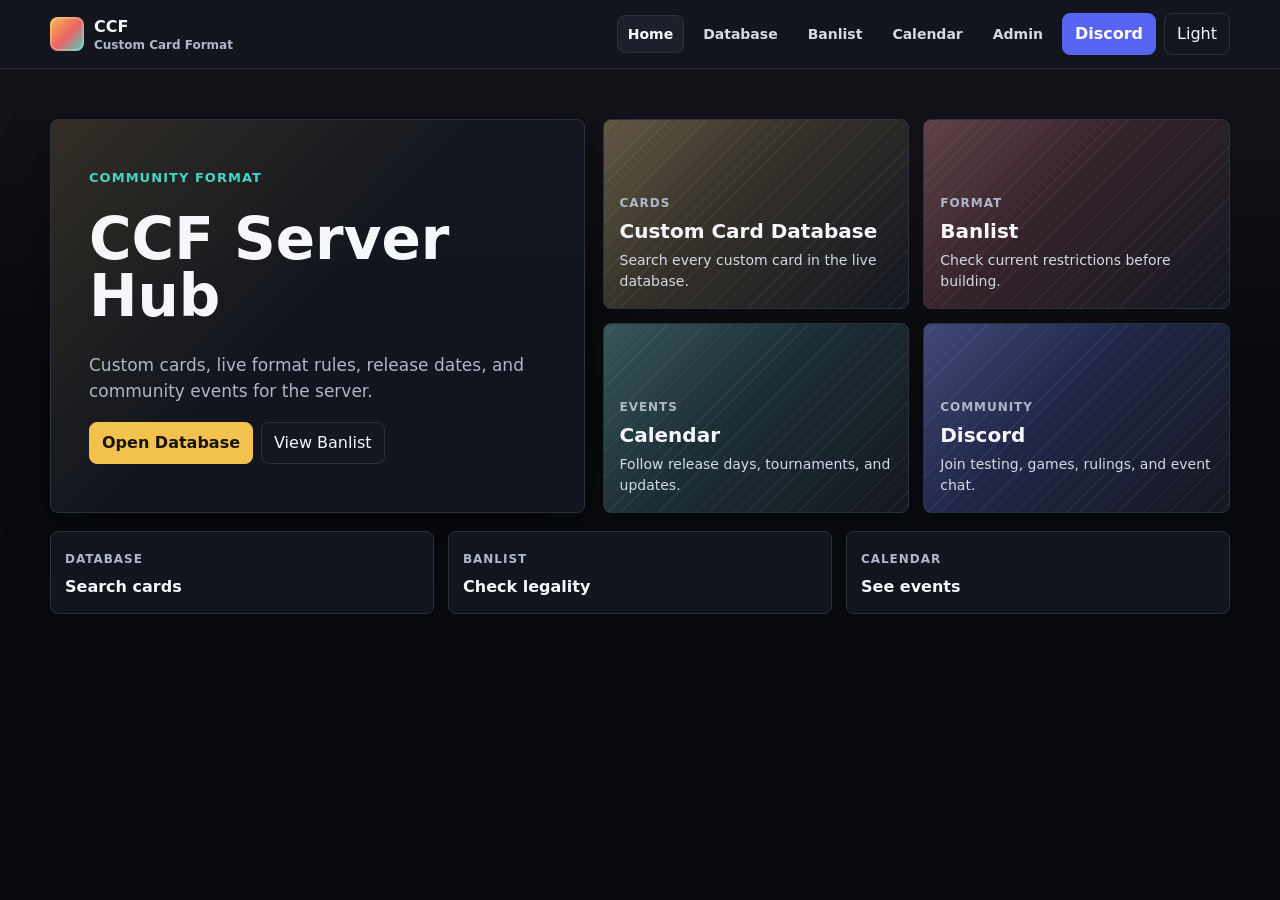
<file: index.html>
<!DOCTYPE html>
<html lang="en">
<head>
  <meta charset="UTF-8" />
  <meta name="viewport" content="width=device-width, initial-scale=1.0" />
  <title>CCF Server Hub</title>
  <link rel="icon" type="image/x-icon" href="images/favicon.ico" />
  <link rel="stylesheet" href="styles.css?v=13" />
  <script src="site.js" defer></script>
</head>
<body data-page="home">
  <header class="site-header">
    <div class="site-header-inner">
      <a class="brand" href="index.html" aria-label="CCF home">
        <span class="brand-mark" aria-hidden="true"></span>
        <span>CCF<small>Custom Card Format</small></span>
      </a>

      <nav class="site-nav" aria-label="Main navigation">
        <a class="nav-link" data-nav="home" href="index.html">Home</a>
        <a class="nav-link" data-nav="database" href="database.html">Database</a>
        <a class="nav-link" data-nav="banlist" href="banlist.html">Banlist</a>
        <a class="nav-link" data-nav="calendar" href="calendar.html">Calendar</a>
        <a class="nav-link" data-nav="editor" href="banlist-editor.html">Admin</a>
        <a class="button discord" href="https://discord.gg/arWVaBH9U5" target="_blank" rel="noreferrer">Discord</a>
        <button type="button" data-theme-toggle onclick="toggleTheme()">Light</button>
      </nav>
    </div>
  </header>

  <main class="site-shell">
    <section class="home-hero" aria-labelledby="pageTitle">
      <div class="home-hero-copy">
        <p class="page-kicker">Community Format</p>
        <h1 id="pageTitle">CCF Server Hub</h1>
        <p class="lead">Custom cards, live format rules, release dates, and community events for the server.</p>
        <div class="action-row">
          <a class="button primary" href="database.html">Open Database</a>
          <a class="button" href="banlist.html">View Banlist</a>
        </div>
      </div>

      <div class="home-feature-grid" aria-label="Featured site sections">
        <a class="feature-card database-feature" href="database.html">
          <span class="label">Cards</span>
          <strong>Custom Card Database</strong>
          <p>Search every custom card in the live database.</p>
        </a>
        <a class="feature-card banlist-feature" href="banlist.html">
          <span class="label">Format</span>
          <strong>Banlist</strong>
          <p>Check current restrictions before building.</p>
        </a>
        <a class="feature-card calendar-feature" href="calendar.html">
          <span class="label">Events</span>
          <strong>Calendar</strong>
          <p>Follow release days, tournaments, and updates.</p>
        </a>
        <a class="feature-card discord-feature" href="https://discord.gg/arWVaBH9U5" target="_blank" rel="noreferrer">
          <span class="label">Community</span>
          <strong>Discord</strong>
          <p>Join testing, games, rulings, and event chat.</p>
        </a>
      </div>
    </section>

    <section class="home-strip" aria-label="Quick links">
      <a href="database.html">
        <span>Database</span>
        <strong>Search cards</strong>
      </a>
      <a href="banlist.html">
        <span>Banlist</span>
        <strong>Check legality</strong>
      </a>
      <a href="calendar.html">
        <span>Calendar</span>
        <strong>See events</strong>
      </a>
    </section>
  </main>
</body>
</html>
</file>
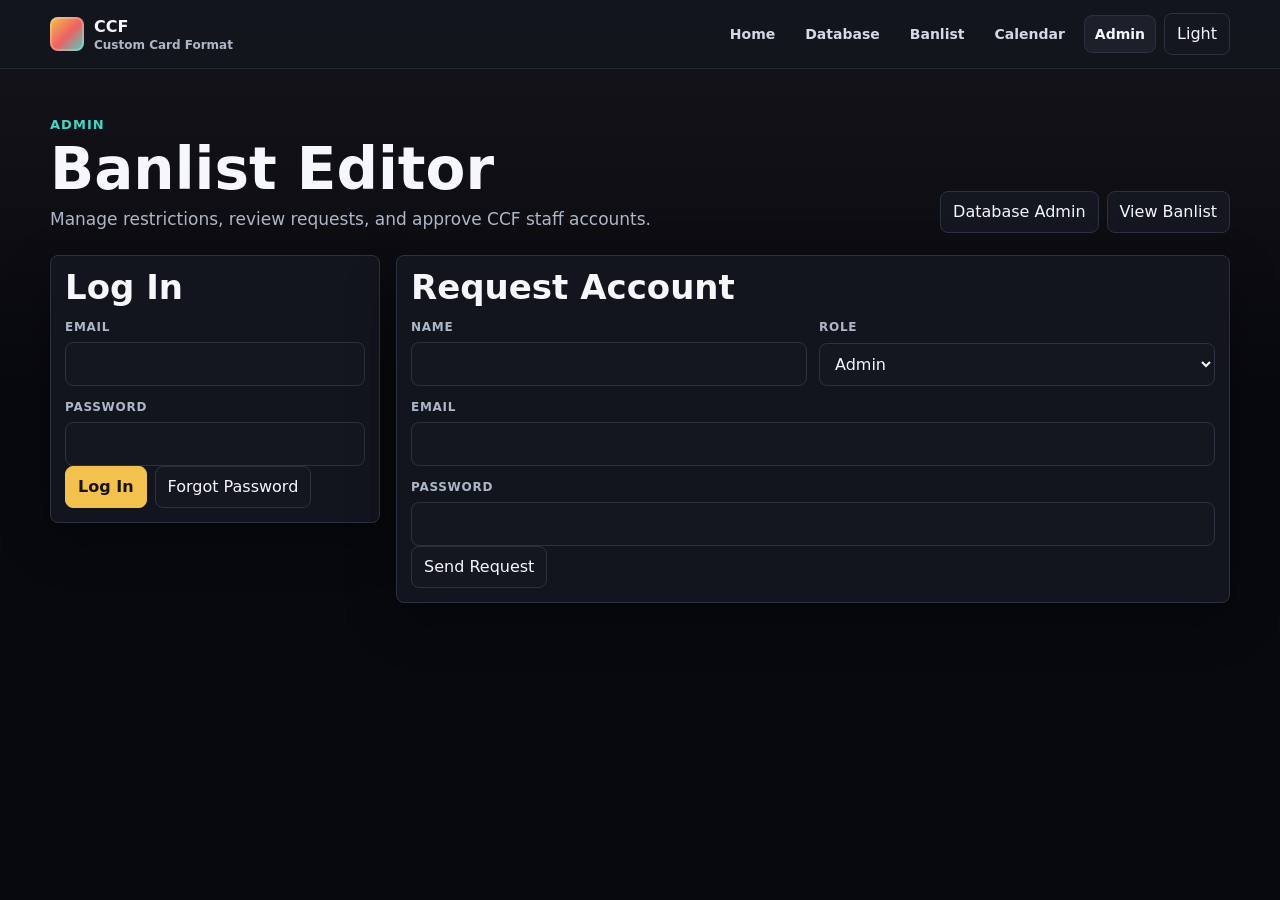
<file: banlist-editor.html>
<!DOCTYPE html>
<html lang="en">
<head>
  <meta charset="UTF-8" />
  <meta name="viewport" content="width=device-width, initial-scale=1.0" />
  <title>CCF Banlist Editor</title>
  <link rel="icon" type="image/x-icon" href="images/favicon.ico" />
  <link rel="stylesheet" href="styles.css?v=13" />
  <script src="site.js" defer></script>
  <script>document.write('<script src="api-config.js?v=' + Date.now() + '"><\/script>');</script>
  <script src="api-client.js?v=4" defer></script>
  <script src="banlist-editor.js?v=12" defer></script>
</head>
<body data-page="editor">
  <header class="site-header">
    <div class="site-header-inner">
      <a class="brand" href="index.html" aria-label="CCF home">
        <span class="brand-mark" aria-hidden="true"></span>
        <span>CCF<small>Custom Card Format</small></span>
      </a>

      <nav class="site-nav" aria-label="Main navigation">
        <a class="nav-link" data-nav="home" href="index.html">Home</a>
        <a class="nav-link" data-nav="database" href="database.html">Database</a>
        <a class="nav-link" data-nav="banlist" href="banlist.html">Banlist</a>
        <a class="nav-link" data-nav="calendar" href="calendar.html">Calendar</a>
        <a class="nav-link" data-nav="editor" href="banlist-editor.html">Admin</a>
        <button type="button" data-theme-toggle onclick="toggleTheme()">Light</button>
      </nav>
    </div>
  </header>

  <main class="site-shell">
    <section class="page-intro" aria-labelledby="pageTitle">
      <div>
        <p class="page-kicker">Admin</p>
        <h1 id="pageTitle">Banlist Editor</h1>
        <p class="lead">Manage restrictions, review requests, and approve CCF staff accounts.</p>
      </div>
      <div class="action-row">
        <a class="button" href="database-editor.html">Database Admin</a>
        <a class="button" href="banlist.html">View Banlist</a>
      </div>
    </section>

    <section id="authPanel" class="editor-layout">
      <div class="tool-surface editor-panel">
        <h2>Log In</h2>
        <div class="form-grid">
          <label class="field span-2">
            <span>Email</span>
            <input id="loginEmail" type="email" autocomplete="email" />
          </label>
          <label class="field span-2">
            <span>Password</span>
            <input id="loginPassword" type="password" autocomplete="current-password" />
          </label>
        </div>
        <div class="action-row">
          <button id="loginButton" class="primary" type="button">Log In</button>
          <button id="forgotPasswordButton" type="button">Forgot Password</button>
        </div>
      </div>

      <div class="tool-surface editor-panel">
        <h2>Request Account</h2>
        <div class="form-grid">
          <label class="field">
            <span>Name</span>
            <input id="signupName" type="text" autocomplete="name" />
          </label>
          <label class="field">
            <span>Role</span>
            <select id="signupRole">
              <option value="admin">Admin</option>
              <option value="owner">Owner</option>
            </select>
          </label>
          <label class="field span-2">
            <span>Email</span>
            <input id="signupEmail" type="email" autocomplete="email" />
          </label>
          <label class="field span-2">
            <span>Password</span>
            <input id="signupPassword" type="password" autocomplete="new-password" />
          </label>
        </div>
        <div class="action-row">
          <button id="signupButton" type="button">Send Request</button>
        </div>
      </div>
    </section>

    <div id="authMessage" class="notice hidden"></div>

    <section id="adminWorkspace" class="hidden">
      <div class="tool-surface editor-panel admin-session">
        <div>
          <div class="profile-chip">
            <span id="sessionAvatar" class="profile-avatar" aria-hidden="true"></span>
            <strong id="sessionMeta">Logged in</strong>
          </div>
          <span id="sessionRole" class="pill aqua">Admin</span>
        </div>
        <div class="action-row">
          <label class="field compact-field">
            <span>Current Password</span>
            <input id="currentPassword" type="password" autocomplete="current-password" />
          </label>
          <label class="field compact-field">
            <span>New Password</span>
            <input id="newPassword" type="password" autocomplete="new-password" />
          </label>
          <button id="changePasswordButton" type="button">Change Password</button>
          <button id="logoutButton" type="button">Log Out</button>
        </div>
      </div>

      <section class="tool-surface editor-panel profile-panel">
        <div class="result-meta">
          <span>Profile</span>
          <button id="saveProfileButton" type="button">Save Profile</button>
        </div>
        <div class="form-grid">
          <label class="field">
            <span>Display Name</span>
            <input id="profileDisplayName" type="text" autocomplete="name" />
          </label>
          <label class="field">
            <span>Profile Color</span>
            <input id="profileColor" type="color" value="#45d5c6" />
          </label>
          <label class="field span-2">
            <span>Avatar URL</span>
            <input id="profileAvatarUrl" type="url" />
          </label>
          <label class="field span-2">
            <span>Bio</span>
            <textarea id="profileBio"></textarea>
          </label>
        </div>
      </section>

      <div class="admin-tabs" role="tablist" aria-label="Admin views">
        <button class="status-tab active" type="button" data-admin-tab="banlist">Banlist</button>
        <button class="status-tab" type="button" data-admin-tab="chat">Chat</button>
        <button class="status-tab" type="button" data-admin-tab="requests">Requests</button>
        <button class="status-tab owner-only" type="button" data-admin-tab="accounts">Accounts</button>
      </div>

      <section id="banlistView" class="admin-view">
        <div class="banlist-editor-shell">
          <section class="tool-surface editor-panel banlist-editor-board">
            <div class="result-meta">
              <span id="banPreviewTitle">Forbidden</span>
              <strong id="banEditorCount">0 cards</strong>
            </div>
            <div class="toolbar banlist-editor-toolbar">
              <label class="field">
                <span>Search</span>
                <input id="banSearch" type="search" placeholder="Card name..." autocomplete="off" />
              </label>
              <label class="field">
                <span>Section</span>
                <select id="banStatusFilter">
                  <option value="forbidden">Forbidden</option>
                  <option value="limited">Limited</option>
                  <option value="semi_limited">Semi-Limited</option>
                </select>
              </label>
            </div>
            <div class="ban-order-toolbar owner-only">
              <button id="moveBanCardUp" type="button">Up</button>
              <button id="moveBanCardDown" type="button">Down</button>
              <button id="sortSelectedBanCards" type="button">A-Z Selected</button>
              <button id="clearBanSelection" type="button">Clear</button>
              <button id="saveBanOrder" class="primary" type="button">Save Order</button>
            </div>
            <div class="result-meta ban-selection-meta">
              <span id="banSelectionCount">0 selected</span>
              <strong id="banOrderState">Saved order</strong>
            </div>
            <div id="banCardList" class="ban-card-grid ban-editor-card-grid"></div>
          </section>

          <aside class="tool-surface editor-panel sticky ban-editor-inspector">
            <div class="result-meta">
              <span id="banEditorStatus">No card selected</span>
              <strong id="banPreviewCount">0 cards</strong>
            </div>
            <div class="official-search-panel">
              <label class="field">
                <span>Official Card Search</span>
                <input id="officialCardSearch" type="search" placeholder="Search YGOPRODeck..." autocomplete="off" />
              </label>
              <div id="officialCardResults" class="official-card-results"></div>
            </div>
            <div class="ban-edit-grid">
              <div class="form-grid">
                <label class="field">
                  <span>Source</span>
                  <select id="cardSource">
                    <option value="custom">Custom</option>
                    <option value="official">Official</option>
                  </select>
                </label>
                <label class="field">
                  <span>Official ID</span>
                  <input id="officialId" type="text" />
                </label>
                <label class="field">
                  <span>Name</span>
                  <input id="cardName" type="text" />
                </label>
                <label class="field">
                  <span>Section</span>
                  <select id="cardStatus">
                    <option value="forbidden">Forbidden</option>
                    <option value="limited">Limited</option>
                    <option value="semi_limited">Semi-Limited</option>
                  </select>
                </label>
                <label class="field">
                  <span>Type</span>
                  <input id="cardType" type="text" />
                </label>
                <label class="field">
                  <span>Image URL</span>
                  <input id="cardImage" type="url" />
                </label>
                <label class="field span-2">
                  <span>Request Note</span>
                  <textarea id="requestNote"></textarea>
                </label>
              </div>
              <aside class="ban-form-preview">
                <div id="banFormArt" class="card-art missing"></div>
                <span id="banFormBadge" class="ban-badge forbidden">Forbidden</span>
                <strong id="banFormName">No card selected</strong>
                <small id="banFormType">Card</small>
              </aside>
            </div>
            <div class="action-row">
              <button id="newBanCard" type="button">New</button>
              <button id="saveBanCard" class="primary owner-only" type="button">Save Directly</button>
              <button id="deleteBanCard" class="owner-only" type="button">Delete</button>
              <button id="submitBanRequest" type="button">Submit Request</button>
            </div>
            <section class="schedule-panel owner-only">
              <div class="result-meta">
                <span>Scheduled Publishing</span>
                <button id="refreshBanSchedules" type="button">Refresh</button>
              </div>
              <div class="schedule-row">
                <label class="field">
                  <span>Publish Time</span>
                  <input id="banScheduleAt" type="datetime-local" />
                </label>
                <button id="scheduleBanPublish" class="primary" type="button">Schedule</button>
              </div>
              <div id="banScheduleList" class="admin-list compact-list"></div>
            </section>
            <div id="editorMessage" class="notice hidden"></div>
          </aside>
        </div>
      </section>

      <section id="requestsView" class="admin-view hidden">
        <div class="tool-surface editor-panel">
          <div class="result-meta">
            <span>Banlist requests</span>
            <button id="refreshRequests" type="button">Refresh</button>
          </div>
          <div id="requestList" class="admin-list"></div>
        </div>
      </section>

      <section id="chatView" class="admin-view hidden">
        <div class="tool-surface editor-panel chat-panel">
          <div class="result-meta">
            <span>Staff chat</span>
            <button id="refreshChat" type="button">Refresh</button>
          </div>
          <div id="chatMessages" class="chat-messages"></div>
          <div class="chat-composer">
            <label class="field">
              <span>Message</span>
              <textarea id="chatInput" placeholder="Write to admins and owners..."></textarea>
            </label>
            <button id="sendChatButton" class="primary" type="button">Send</button>
          </div>
        </div>
      </section>

      <section id="accountsView" class="admin-view hidden owner-only">
        <div class="tool-surface editor-panel">
          <div class="result-meta">
            <span>Staff accounts</span>
            <button id="refreshUsers" type="button">Refresh</button>
          </div>
          <div id="accountMessage" class="notice hidden"></div>
          <div id="userList" class="admin-list"></div>
        </div>
      </section>
    </section>
  </main>
</body>
</html>
</file>
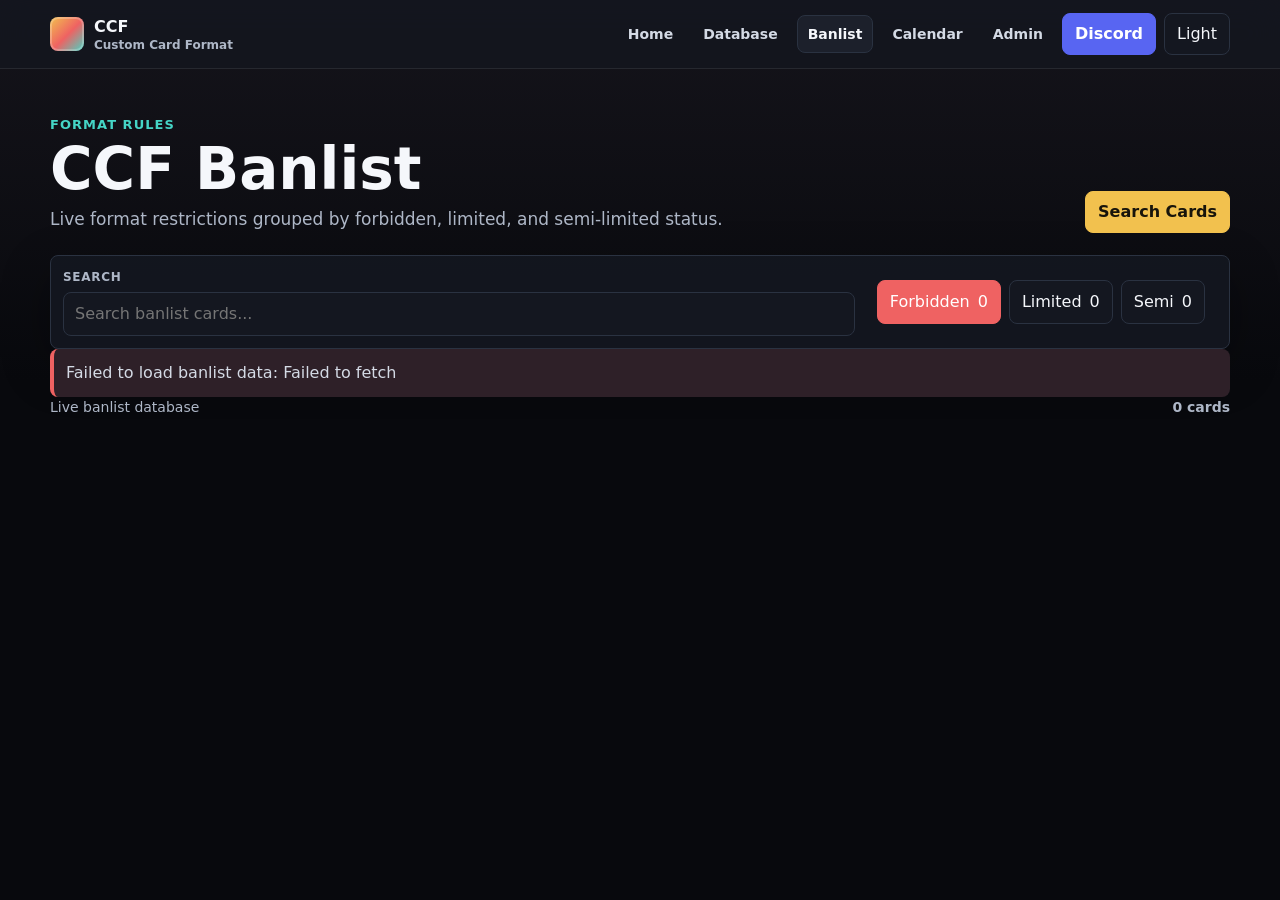
<file: banlist.html>
<!DOCTYPE html>
<html lang="en">
<head>
  <meta charset="UTF-8" />
  <meta name="viewport" content="width=device-width, initial-scale=1.0" />
  <title>CCF Banlist</title>
  <link rel="icon" type="image/x-icon" href="images/favicon.ico" />
  <link rel="stylesheet" href="styles.css?v=13" />
  <script src="site.js" defer></script>
  <script>document.write('<script src="api-config.js?v=' + Date.now() + '"><\/script>');</script>
  <script src="banlist-viewer.js?v=3" defer></script>
</head>
<body data-page="banlist">
  <header class="site-header">
    <div class="site-header-inner">
      <a class="brand" href="index.html" aria-label="CCF home">
        <span class="brand-mark" aria-hidden="true"></span>
        <span>CCF<small>Custom Card Format</small></span>
      </a>

      <nav class="site-nav" aria-label="Main navigation">
        <a class="nav-link" data-nav="home" href="index.html">Home</a>
        <a class="nav-link" data-nav="database" href="database.html">Database</a>
        <a class="nav-link" data-nav="banlist" href="banlist.html">Banlist</a>
        <a class="nav-link" data-nav="calendar" href="calendar.html">Calendar</a>
        <a class="nav-link" data-nav="editor" href="banlist-editor.html">Admin</a>
        <a class="button discord" href="https://discord.gg/arWVaBH9U5" target="_blank" rel="noreferrer">Discord</a>
        <button type="button" data-theme-toggle onclick="toggleTheme()">Light</button>
      </nav>
    </div>
  </header>

  <main class="site-shell">
    <section class="page-intro" aria-labelledby="pageTitle">
      <div>
        <p class="page-kicker">Format Rules</p>
        <h1 id="pageTitle">CCF Banlist</h1>
        <p class="lead">Live format restrictions grouped by forbidden, limited, and semi-limited status.</p>
      </div>
      <a class="button primary" href="database.html">Search Cards</a>
    </section>

    <section class="tool-surface" aria-label="Banlist controls">
      <div class="toolbar banlist-toolbar">
        <label class="field">
          <span>Search</span>
          <input id="search" class="search-input" type="search" placeholder="Search banlist cards..." autocomplete="off" />
        </label>

        <div class="status-tabs" role="tablist" aria-label="Banlist status">
          <button class="status-tab active" type="button" data-status="forbidden">Forbidden <span id="count-forbidden">0</span></button>
          <button class="status-tab" type="button" data-status="limited">Limited <span id="count-limited">0</span></button>
          <button class="status-tab" type="button" data-status="semi_limited">Semi <span id="count-semi_limited">0</span></button>
        </div>
      </div>
    </section>

    <div id="loader" class="load-state">Loading banlist data...</div>

    <section class="database-results" aria-label="Banlist results">
      <div class="result-meta">
        <span id="banlistStatus">Live banlist database</span>
        <strong id="visibleCount">0 cards</strong>
      </div>
      <div id="banlist-content" class="ban-card-grid"></div>
    </section>
  </main>

  <script>
    let banlistData = { forbidden: [], limited: [], semi_limited: [] };
    let currentTab = "forbidden";
    const DEFAULT_API_BASE_URL = "https://ccf-hub.theyellowlightsader.workers.dev";

    function apiUrl(path) {
      const base = (window.CCF_API_CONFIG && window.CCF_API_CONFIG.apiBaseUrl || DEFAULT_API_BASE_URL).replace(/\/+$/, "");
      return `${base}${path}`;
    }

    function normaliseCard(card) {
      return {
        name: String(card.name || "Unnamed Card"),
        type: String(card.type || "Card"),
        image: String(card.image || card.imageUrl || "")
      };
    }

    async function fetchBanlist() {
      const loader = document.getElementById("loader");
      try {
        const response = await fetch(apiUrl("/api/banlist"), {
          headers: { "Accept": "application/json" }
        });
        if (!response.ok) throw new Error(`Cloudflare API returned ${response.status}`);

        const record = await response.json();
        banlistData = {
          forbidden: Array.isArray(record.forbidden) ? record.forbidden.map(normaliseCard) : [],
          limited: Array.isArray(record.limited) ? record.limited.map(normaliseCard) : [],
          semi_limited: Array.isArray(record.semi_limited) ? record.semi_limited.map(normaliseCard) : []
        };

        loader.style.display = "none";
        updateCounts();
        renderGrid();
      } catch (error) {
        loader.className = "notice danger";
        loader.textContent = `Failed to load banlist data: ${error.message}`;
      }
    }

    function updateCounts() {
      document.getElementById("count-forbidden").textContent = banlistData.forbidden.length;
      document.getElementById("count-limited").textContent = banlistData.limited.length;
      document.getElementById("count-semi_limited").textContent = banlistData.semi_limited.length;
    }

    function statusLabel(status) {
      if (status === "forbidden") return "Forbidden";
      if (status === "limited") return "Limited";
      return "Semi-Limited";
    }

    function buildImage(card, container) {
      container.classList.toggle("missing", !card.image);
      container.innerHTML = "";
      if (!card.image) return;

      const img = document.createElement("img");
      img.src = card.image;
      img.alt = card.name;
      img.loading = "lazy";
      img.onerror = function () {
        container.classList.add("missing");
        img.remove();
      };
      container.appendChild(img);
    }

    function renderGrid() {
      const container = document.getElementById("banlist-content");
      const searchQuery = document.getElementById("search").value.trim().toLowerCase();
      const activeCards = banlistData[currentTab] || [];
      const filteredCards = activeCards.filter((card) => card.name.toLowerCase().includes(searchQuery));

      container.innerHTML = "";
      document.getElementById("visibleCount").textContent = `${filteredCards.length} of ${activeCards.length} cards`;
      document.getElementById("banlistStatus").textContent = statusLabel(currentTab);

      if (filteredCards.length === 0) {
        const empty = document.createElement("div");
        empty.className = "empty-state";
        empty.textContent = "No cards found in this section.";
        container.appendChild(empty);
        return;
      }

      filteredCards.forEach((card) => {
        const item = document.createElement("article");
        item.className = "ban-card";

        const art = document.createElement("div");
        art.className = "card-art";
        buildImage(card, art);

        const body = document.createElement("div");
        body.className = "card-body";

        const badge = document.createElement("span");
        badge.className = `ban-badge ${currentTab}`;
        badge.textContent = statusLabel(currentTab);

        const name = document.createElement("div");
        name.className = "card-name";
        name.textContent = card.name;

        const type = document.createElement("div");
        type.className = "card-text";
        type.textContent = card.type;

        body.append(badge, name, type);
        item.append(art, body);
        container.appendChild(item);
      });
    }

    document.querySelectorAll(".status-tab").forEach((button) => {
      button.addEventListener("click", function () {
        document.querySelectorAll(".status-tab").forEach((btn) => btn.classList.remove("active"));
        button.classList.add("active");
        currentTab = button.getAttribute("data-status");
        renderGrid();
      });
    });

    document.getElementById("search").addEventListener("input", renderGrid);
    fetchBanlist();
  </script>
</body>
</html>
</file>
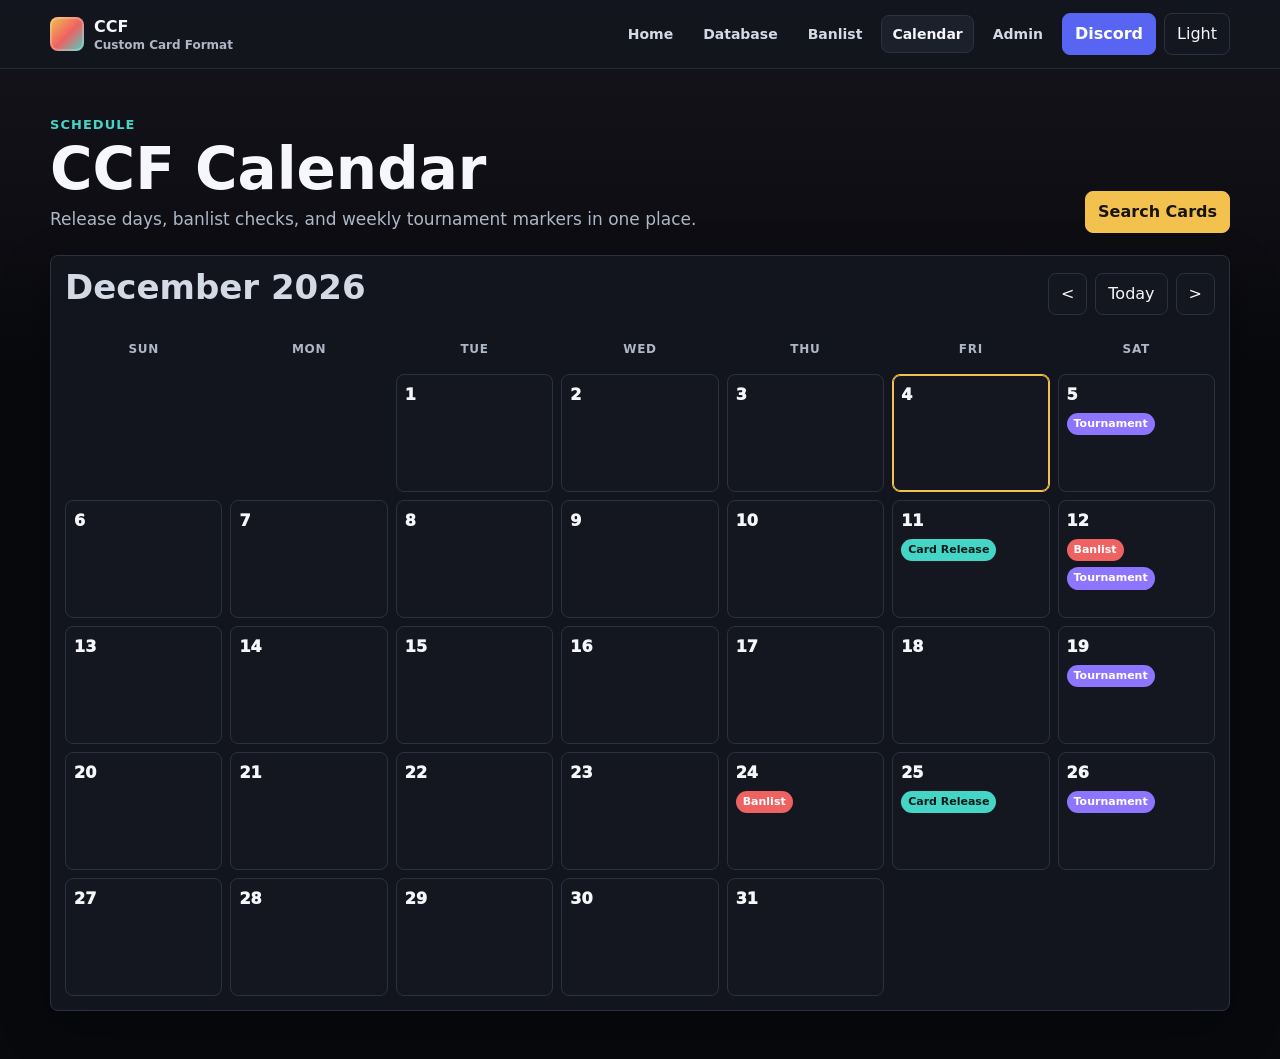
<file: calendar.html>
<!DOCTYPE html>
<html lang="en">
<head>
  <meta charset="UTF-8" />
  <meta name="viewport" content="width=device-width, initial-scale=1.0" />
  <title>CCF Calendar</title>
  <link rel="icon" type="image/x-icon" href="images/favicon.ico" />
  <link rel="stylesheet" href="styles.css?v=13" />
  <script src="site.js" defer></script>
</head>
<body data-page="calendar">
  <header class="site-header">
    <div class="site-header-inner">
      <a class="brand" href="index.html" aria-label="CCF home">
        <span class="brand-mark" aria-hidden="true"></span>
        <span>CCF<small>Custom Card Format</small></span>
      </a>

      <nav class="site-nav" aria-label="Main navigation">
        <a class="nav-link" data-nav="home" href="index.html">Home</a>
        <a class="nav-link" data-nav="database" href="database.html">Database</a>
        <a class="nav-link" data-nav="banlist" href="banlist.html">Banlist</a>
        <a class="nav-link" data-nav="calendar" href="calendar.html">Calendar</a>
        <a class="nav-link" data-nav="editor" href="banlist-editor.html">Admin</a>
        <a class="button discord" href="https://discord.gg/arWVaBH9U5" target="_blank" rel="noreferrer">Discord</a>
        <button type="button" data-theme-toggle onclick="toggleTheme()">Light</button>
      </nav>
    </div>
  </header>

  <main class="site-shell">
    <section class="page-intro" aria-labelledby="pageTitle">
      <div>
        <p class="page-kicker">Schedule</p>
        <h1 id="pageTitle">CCF Calendar</h1>
        <p class="lead">Release days, banlist checks, and weekly tournament markers in one place.</p>
      </div>
      <a class="button primary" href="database.html">Search Cards</a>
    </section>

    <section class="tool-surface editor-panel" aria-label="Calendar">
      <div class="calendar-header">
        <h2 id="monthLabel" class="month-label"></h2>
        <div class="calendar-controls">
          <button type="button" onclick="changeMonth(-1)" aria-label="Previous month">&lt;</button>
          <button type="button" onclick="goToToday()">Today</button>
          <button type="button" onclick="changeMonth(1)" aria-label="Next month">&gt;</button>
        </div>
      </div>

      <div class="calendar-grid" id="calendar"></div>
    </section>
  </main>

  <script>
    let current = new Date();
    const releaseStart = new Date(2026, 5, 12);

    function startOfDay(date) {
      const copy = new Date(date);
      copy.setHours(0, 0, 0, 0);
      return copy;
    }

    function isReleaseDay(date) {
      const msPerDay = 1000 * 60 * 60 * 24;
      const diff = Math.floor((startOfDay(date) - startOfDay(releaseStart)) / msPerDay);
      return diff >= 0 && diff % 14 === 0;
    }

    function isBanlist(date) {
      const y = date.getFullYear();
      const m = date.getMonth();
      const d = date.getDate();
      if (y === 2026 && m === 5 && d === 12) return false;
      return d === 12 || d === 24;
    }

    function isTournament(date) {
      return date.getDay() === 6;
    }

    function addEvent(cell, label, className) {
      const event = document.createElement("span");
      event.className = `event-badge ${className}`;
      event.textContent = label;
      cell.appendChild(event);
    }

    function renderCalendar() {
      const calendar = document.getElementById("calendar");
      calendar.innerHTML = "";

      const year = current.getFullYear();
      const month = current.getMonth();
      document.getElementById("monthLabel").textContent = current.toLocaleString("default", {
        month: "long",
        year: "numeric"
      });

      ["Sun", "Mon", "Tue", "Wed", "Thu", "Fri", "Sat"].forEach((day) => {
        const el = document.createElement("div");
        el.className = "day-name";
        el.textContent = day;
        calendar.appendChild(el);
      });

      const firstDay = new Date(year, month, 1).getDay();
      const days = new Date(year, month + 1, 0).getDate();
      const today = startOfDay(new Date()).toDateString();

      for (let i = 0; i < firstDay; i += 1) {
        const empty = document.createElement("div");
        empty.className = "calendar-day empty";
        calendar.appendChild(empty);
      }

      for (let day = 1; day <= days; day += 1) {
        const date = new Date(year, month, day);
        const cell = document.createElement("div");
        cell.className = "calendar-day";

        if (startOfDay(date).toDateString() === today) {
          cell.classList.add("today");
        }

        const number = document.createElement("div");
        number.className = "date-number";
        number.textContent = day;
        cell.appendChild(number);

        if (isBanlist(date)) addEvent(cell, "Banlist", "banlist");
        if (isReleaseDay(date)) addEvent(cell, "Card Release", "release");
        if (isTournament(date)) addEvent(cell, "Tournament", "tourney");

        calendar.appendChild(cell);
      }
    }

    function changeMonth(step) {
      current.setMonth(current.getMonth() + step);
      renderCalendar();
    }

    function goToToday() {
      current = new Date();
      renderCalendar();
    }

    renderCalendar();
  </script>
</body>
</html>
</file>
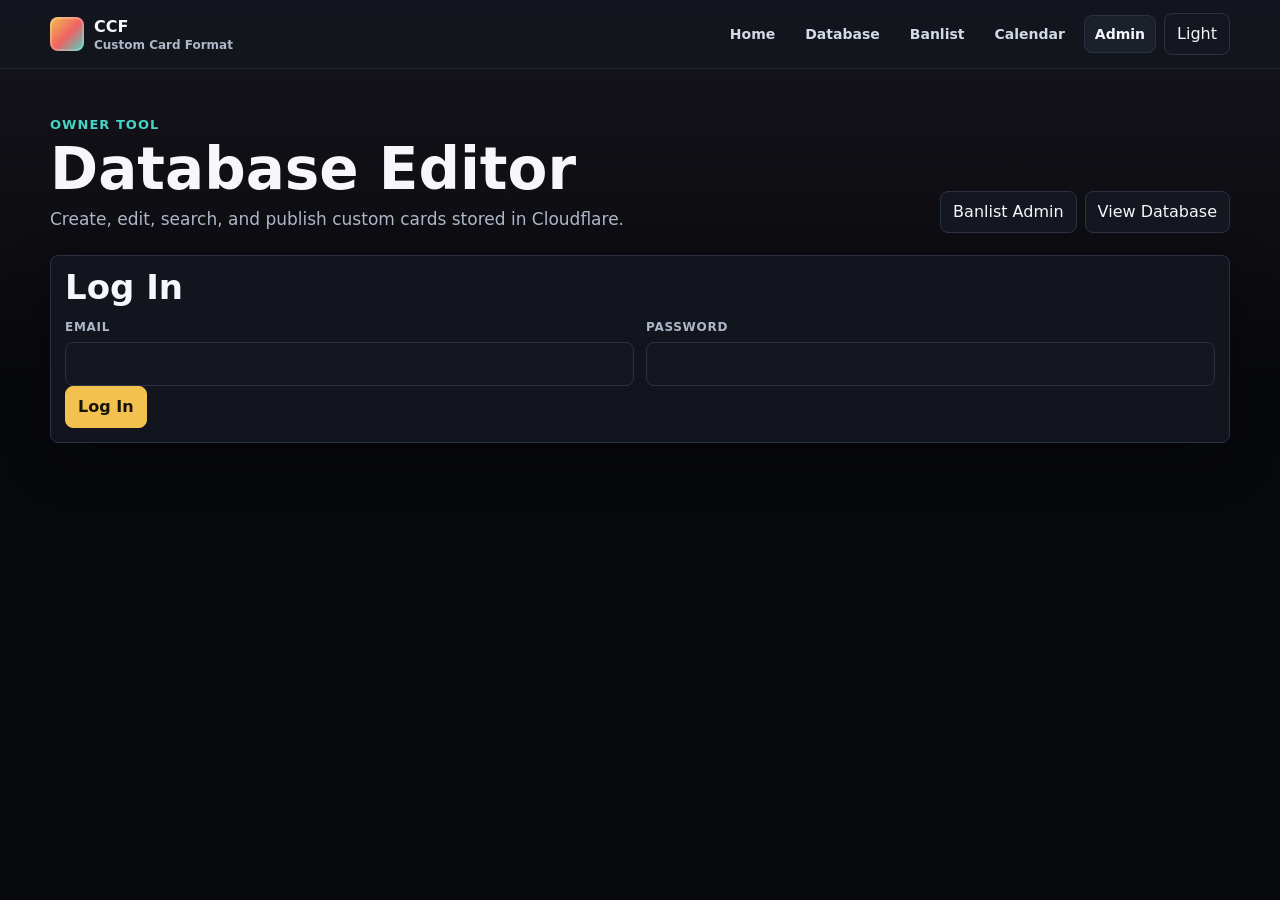
<file: database-editor.html>
<!DOCTYPE html>
<html lang="en">
<head>
  <meta charset="UTF-8" />
  <meta name="viewport" content="width=device-width, initial-scale=1.0" />
  <title>CCF Database Editor</title>
  <link rel="icon" type="image/x-icon" href="images/favicon.ico" />
  <link rel="stylesheet" href="styles.css?v=13" />
  <script src="site.js" defer></script>
  <script>document.write('<script src="api-config.js?v=' + Date.now() + '"><\/script>');</script>
  <script src="api-client.js?v=4" defer></script>
  <script src="database-editor.js?v=13" defer></script>
</head>
<body data-page="editor">
  <header class="site-header">
    <div class="site-header-inner">
      <a class="brand" href="index.html" aria-label="CCF home">
        <span class="brand-mark" aria-hidden="true"></span>
        <span>CCF<small>Custom Card Format</small></span>
      </a>

      <nav class="site-nav" aria-label="Main navigation">
        <a class="nav-link" data-nav="home" href="index.html">Home</a>
        <a class="nav-link" data-nav="database" href="database.html">Database</a>
        <a class="nav-link" data-nav="banlist" href="banlist.html">Banlist</a>
        <a class="nav-link" data-nav="calendar" href="calendar.html">Calendar</a>
        <a class="nav-link" data-nav="editor" href="banlist-editor.html">Admin</a>
        <button type="button" data-theme-toggle onclick="toggleTheme()">Light</button>
      </nav>
    </div>
  </header>

  <main class="site-shell">
    <section class="page-intro" aria-labelledby="pageTitle">
      <div>
        <p class="page-kicker">Owner Tool</p>
        <h1 id="pageTitle">Database Editor</h1>
        <p class="lead">Create, edit, search, and publish custom cards stored in Cloudflare.</p>
      </div>
      <div class="action-row">
        <a class="button" href="banlist-editor.html">Banlist Admin</a>
        <a class="button" href="database.html">View Database</a>
      </div>
    </section>

    <section id="authPanel" class="tool-surface editor-panel">
      <h2>Log In</h2>
      <div class="form-grid">
        <label class="field">
          <span>Email</span>
          <input id="loginEmail" type="email" autocomplete="email" />
        </label>
        <label class="field">
          <span>Password</span>
          <input id="loginPassword" type="password" autocomplete="current-password" />
        </label>
      </div>
      <div class="action-row">
        <button id="loginButton" class="primary" type="button">Log In</button>
      </div>
      <div id="authMessage" class="notice hidden"></div>
    </section>

    <section id="editorWorkspace" class="hidden">
      <div class="tool-surface editor-panel admin-session">
        <div class="profile-chip">
          <span id="sessionAvatar" class="profile-avatar" aria-hidden="true"></span>
          <strong id="sessionMeta">Logged in</strong>
        </div>
        <div class="action-row">
          <button id="syncDatabase" type="button">Sync</button>
          <button id="saveLive" class="primary" type="button">Publish Database</button>
          <button id="logoutButton" type="button">Log Out</button>
        </div>
      </div>

      <section class="tool-surface editor-panel schedule-panel owner-only">
        <div class="result-meta">
          <span>Scheduled Database Publishing</span>
          <button id="refreshDatabaseSchedules" type="button">Refresh</button>
        </div>
        <div class="schedule-row">
          <label class="field">
            <span>Publish Time</span>
            <input id="databaseScheduleAt" type="datetime-local" />
          </label>
          <button id="scheduleDatabasePublish" class="primary" type="button">Schedule</button>
        </div>
        <div id="databaseScheduleList" class="admin-list compact-list"></div>
      </section>

      <section class="tool-surface editor-panel schedule-panel">
        <div class="result-meta">
          <span>Database Requests</span>
          <button id="refreshDatabaseRequests" type="button">Refresh</button>
        </div>
        <div id="databaseRequestList" class="admin-list compact-list"></div>
      </section>

      <div class="editor-layout">
        <aside class="tool-surface editor-panel sticky">
          <div class="form-grid">
            <label class="field span-2">
              <span>Search</span>
              <input id="cardSearch" type="search" placeholder="Name, tag, effect..." autocomplete="off" />
            </label>
            <label class="field">
              <span>Status</span>
              <select id="statusFilter">
                <option value="all">All</option>
              </select>
            </label>
            <label class="field">
              <span>Source</span>
              <select id="sourceFilter">
                <option value="all">All</option>
                <option value="custom">Custom</option>
                <option value="official">Official</option>
              </select>
            </label>
          </div>
          <div class="result-meta editor-count-row">
            <span id="dirtyState">No unpublished changes</span>
            <strong id="cardCount">0 cards</strong>
          </div>
          <div id="cardList" class="editor-list"></div>
        </aside>

        <section class="tool-surface editor-panel">
          <div class="result-meta">
            <span id="editorStatus">No card selected</span>
            <strong id="selectedIndexMeta">-</strong>
          </div>

          <div class="database-editor-grid">
            <div>
              <div class="official-search-panel">
                <label class="field">
                  <span>Official Card Search</span>
                  <input id="officialCardSearch" type="search" placeholder="Search YGOPRODeck..." autocomplete="off" />
                </label>
                <div id="officialCardResults" class="official-card-results"></div>
              </div>

              <div class="form-grid">
                <label class="field">
                  <span>Source</span>
                  <select id="source">
                    <option value="custom">Custom</option>
                    <option value="official">Official</option>
                  </select>
                </label>
                <label class="field">
                  <span>Status</span>
                  <input id="statusField" type="text" placeholder="Draft, Testing, Released..." />
                </label>
                <label class="field">
                  <span>Card Class</span>
                  <select id="cardKind">
                    <option value="monster">Monster</option>
                    <option value="spell">Spell</option>
                    <option value="trap">Trap</option>
                  </select>
                </label>
                <label class="field spell-trap-field hidden">
                  <span>Spell/Trap Property</span>
                  <select id="spellTrapProperty">
                    <option value="">None</option>
                    <option value="Normal">Normal</option>
                    <option value="Quick-Play">Quick-Play</option>
                    <option value="Continuous">Continuous</option>
                    <option value="Equip">Equip</option>
                    <option value="Field">Field</option>
                    <option value="Ritual">Ritual</option>
                    <option value="Counter">Counter</option>
                  </select>
                </label>
                <label class="field">
                  <span>Card Name</span>
                  <input id="name" type="text" />
                </label>
                <label class="field">
                  <span>Type</span>
                  <input id="type" type="text" />
                </label>
                <label class="field monster-field">
                  <span>Attribute</span>
                  <input id="attribute" type="text" />
                </label>
                <label class="field monster-field">
                  <span>Race/Subtype</span>
                  <input id="race" type="text" />
                </label>
                <label class="field monster-field">
                  <span>Level/Rank</span>
                  <input id="level" type="text" />
                </label>
                <label class="field monster-field pendulum-field hidden">
                  <span>Pendulum Scale</span>
                  <input id="pendulumScale" type="text" />
                </label>
                <label class="field monster-field">
                  <span>Link Rating</span>
                  <input id="linkRating" type="text" />
                </label>
                <label class="field">
                  <span>Official ID</span>
                  <input id="officialId" type="text" />
                </label>
                <label class="field monster-field">
                  <span>ATK</span>
                  <input id="atk" type="text" />
                </label>
                <label class="field monster-field">
                  <span>DEF</span>
                  <input id="def" type="text" />
                </label>
                <label class="field span-2">
                  <span>Image URL</span>
                  <input id="image" type="url" />
                </label>
                <label class="field span-2">
                  <span>Tags</span>
                  <input id="tags" type="text" placeholder="Comma separated" />
                </label>
                <div class="field span-2 monster-field">
                  <span>Monster Abilities</span>
                  <div class="chip-checkbox-grid" id="monsterAbilities">
                    <label><input type="checkbox" value="Tuner" /> Tuner</label>
                    <label><input type="checkbox" value="Flip" /> Flip</label>
                    <label><input type="checkbox" value="Toon" /> Toon</label>
                    <label><input type="checkbox" value="Spirit" /> Spirit</label>
                    <label><input type="checkbox" value="Gemini" /> Gemini</label>
                    <label><input type="checkbox" value="Union" /> Union</label>
                    <label><input type="checkbox" value="Pendulum" /> Pendulum</label>
                    <label><input type="checkbox" value="Ritual" /> Ritual</label>
                  </div>
                </div>
                <div class="field span-2 monster-field">
                  <span>Link Arrows</span>
                  <div class="link-arrow-grid" id="linkArrows">
                    <label class="arrow-top-left"><input type="checkbox" value="Top-Left" /> NW</label>
                    <label class="arrow-top"><input type="checkbox" value="Top" /> N</label>
                    <label class="arrow-top-right"><input type="checkbox" value="Top-Right" /> NE</label>
                    <label class="arrow-left"><input type="checkbox" value="Left" /> W</label>
                    <span class="arrow-center">LINK</span>
                    <label class="arrow-right"><input type="checkbox" value="Right" /> E</label>
                    <label class="arrow-bottom-left"><input type="checkbox" value="Bottom-Left" /> SW</label>
                    <label class="arrow-bottom"><input type="checkbox" value="Bottom" /> S</label>
                    <label class="arrow-bottom-right"><input type="checkbox" value="Bottom-Right" /> SE</label>
                  </div>
                </div>
                <label class="field span-2 monster-field pendulum-field hidden">
                  <span>Pendulum Effect</span>
                  <textarea id="pendulumEffect"></textarea>
                </label>
                <label class="field span-2">
                  <span>Effect Text</span>
                  <textarea id="text"></textarea>
                </label>
              </div>
            </div>

            <aside class="database-preview">
              <div id="imagePreview" class="image-preview">CCF</div>
              <h2 id="previewName">No card selected</h2>
              <div id="previewPills" class="pill-row"></div>
              <p id="previewText" class="card-text">Create or select a card to preview it.</p>
            </aside>
          </div>

          <label class="field admin-only">
            <span>Request Note</span>
            <textarea id="databaseRequestNote"></textarea>
          </label>
          <div class="action-row">
            <button id="newCard" type="button">New</button>
            <button id="duplicateCard" type="button">Duplicate</button>
            <button id="saveLocal" type="button">Save Draft</button>
            <button id="submitDatabaseRequest" type="button">Submit Request</button>
            <button id="deleteCard" type="button">Delete</button>
          </div>
          <div id="editorMessage" class="notice hidden"></div>
        </section>
      </div>
    </section>
  </main>
</body>
</html>
</file>
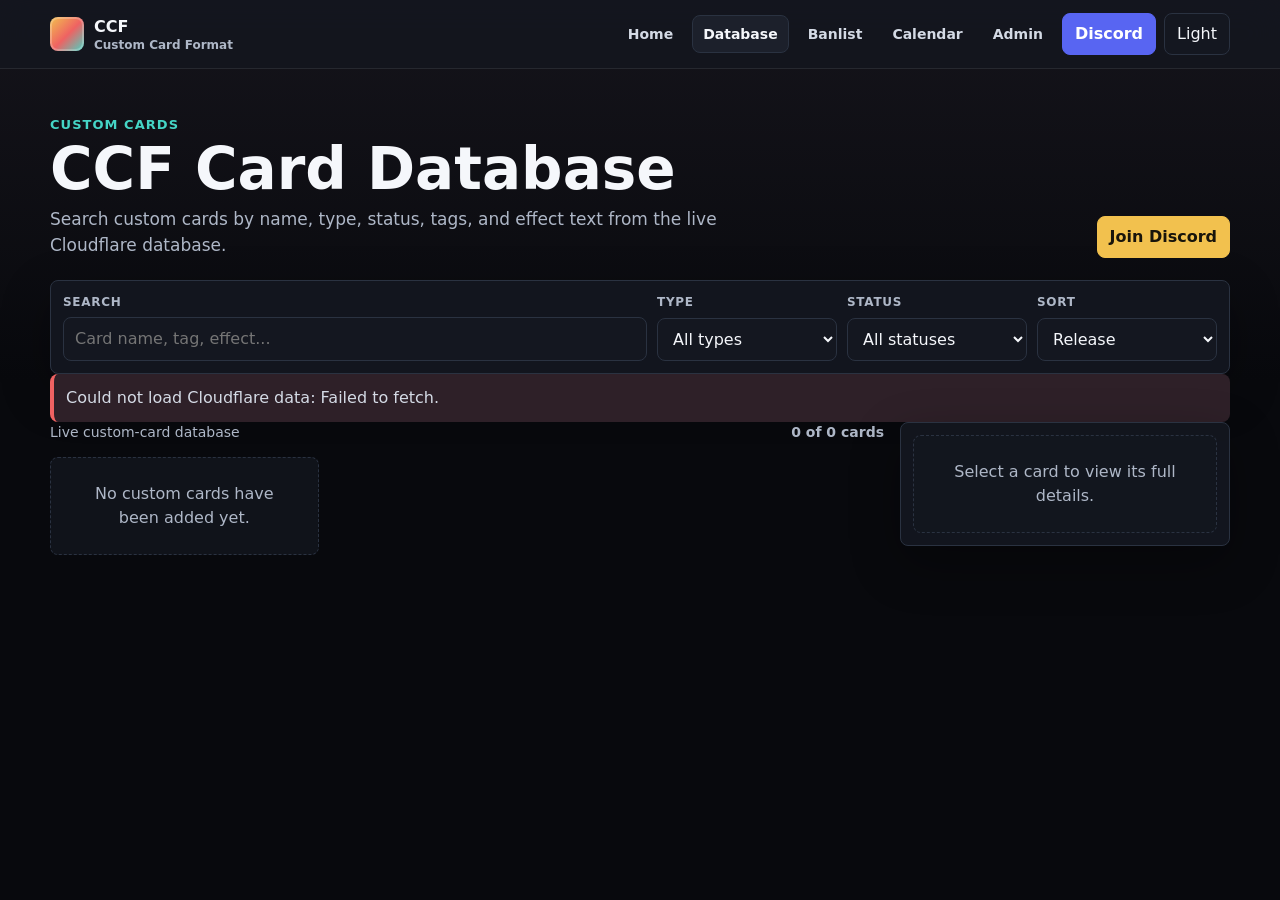
<file: database.html>
<!DOCTYPE html>
<html lang="en">
<head>
  <meta charset="UTF-8" />
  <meta name="viewport" content="width=device-width, initial-scale=1.0" />
  <title>CCF Card Database</title>
  <link rel="icon" type="image/x-icon" href="images/favicon.ico" />
  <link rel="stylesheet" href="styles.css?v=13" />
  <script src="site.js" defer></script>
  <script>document.write('<script src="api-config.js?v=' + Date.now() + '"><\/script>');</script>
  <script src="custom-cards.js?v=7" defer></script>
</head>
<body data-page="database">
  <header class="site-header">
    <div class="site-header-inner">
      <a class="brand" href="index.html" aria-label="CCF home">
        <span class="brand-mark" aria-hidden="true"></span>
        <span>CCF<small>Custom Card Format</small></span>
      </a>

      <nav class="site-nav" aria-label="Main navigation">
        <a class="nav-link" data-nav="home" href="index.html">Home</a>
        <a class="nav-link" data-nav="database" href="database.html">Database</a>
        <a class="nav-link" data-nav="banlist" href="banlist.html">Banlist</a>
        <a class="nav-link" data-nav="calendar" href="calendar.html">Calendar</a>
        <a class="nav-link" data-nav="editor" href="banlist-editor.html">Admin</a>
        <a class="button discord" href="https://discord.gg/arWVaBH9U5" target="_blank" rel="noreferrer">Discord</a>
        <button type="button" data-theme-toggle onclick="toggleTheme()">Light</button>
      </nav>
    </div>
  </header>

  <main class="site-shell">
    <section class="page-intro" aria-labelledby="pageTitle">
      <div>
        <p class="page-kicker">Custom Cards</p>
        <h1 id="pageTitle">CCF Card Database</h1>
        <p class="lead">Search custom cards by name, type, status, tags, and effect text from the live Cloudflare database.</p>
      </div>
      <a class="button primary" href="https://discord.gg/arWVaBH9U5" target="_blank" rel="noreferrer">Join Discord</a>
    </section>

    <section class="tool-surface" aria-label="Card search filters">
      <div class="toolbar">
        <label class="field">
          <span>Search</span>
          <input id="cardSearch" class="search-input" type="search" placeholder="Card name, tag, effect..." autocomplete="off" />
        </label>

        <label class="field">
          <span>Type</span>
          <select id="typeFilter">
            <option value="all">All types</option>
          </select>
        </label>

        <label class="field">
          <span>Status</span>
          <select id="statusFilter">
            <option value="all">All statuses</option>
          </select>
        </label>

        <label class="field">
          <span>Sort</span>
          <select id="sortCards">
            <option value="release">Release</option>
            <option value="name">Name</option>
            <option value="type">Type</option>
            <option value="status">Status</option>
          </select>
        </label>
      </div>
    </section>

    <div id="cardLoadState" class="load-state">Loading custom-card database...</div>

    <section class="database-layout" aria-label="Custom card database">
      <div class="database-results">
        <div class="result-meta">
          <span id="databaseStatus">Live custom-card database</span>
          <strong id="resultCount">0 cards</strong>
        </div>
        <div id="cardResults" class="card-grid"></div>
        <div id="cardPagination" class="card-pagination"></div>
      </div>

      <aside id="cardDetail" class="tool-surface detail-panel" aria-label="Selected card details"></aside>
    </section>
  </main>
</body>
</html>
</file>
<file: styles.css>
:root {
  color-scheme: dark;
  --bg: #08090d;
  --bg-top: #15141b;
  --surface: #141720;
  --surface-strong: #1c202b;
  --surface-soft: rgba(20, 23, 32, 0.88);
  --line: #2a3241;
  --line-soft: rgba(255, 255, 255, 0.08);
  --text: #f5f7fb;
  --muted: #aeb7c7;
  --muted-strong: #d4dae5;
  --gold: #f2c14e;
  --aqua: #45d5c6;
  --rose: #ef6262;
  --blue: #6aa9ff;
  --green: #7ad66d;
  --violet: #8e75ff;
  --discord: #5865f2;
  --shadow: 0 18px 50px rgba(0, 0, 0, 0.32);
  --radius: 8px;
}

body.light {
  color-scheme: light;
  --bg: #f6f8fb;
  --bg-top: #e8edf5;
  --surface: #ffffff;
  --surface-strong: #eef2f8;
  --surface-soft: rgba(255, 255, 255, 0.9);
  --line: #d9e0ea;
  --line-soft: rgba(19, 24, 32, 0.1);
  --text: #151922;
  --muted: #667286;
  --muted-strong: #3d4757;
  --shadow: 0 18px 45px rgba(30, 42, 58, 0.12);
}

* {
  box-sizing: border-box;
}

html {
  min-height: 100%;
  background: var(--bg);
}

body {
  min-height: 100vh;
  margin: 0;
  background:
    linear-gradient(180deg, var(--bg-top) 0, var(--bg) 380px),
    linear-gradient(rgba(255, 255, 255, 0.028) 1px, transparent 1px),
    linear-gradient(90deg, rgba(255, 255, 255, 0.028) 1px, transparent 1px);
  background-size: auto, 36px 36px, 36px 36px;
  color: var(--text);
  font-family: Inter, ui-sans-serif, system-ui, -apple-system, BlinkMacSystemFont, "Segoe UI", Arial, sans-serif;
  line-height: 1.5;
}

a {
  color: inherit;
}

img {
  max-width: 100%;
}

button,
input,
select,
textarea {
  font: inherit;
}

button,
.button {
  min-height: 40px;
  border: 1px solid var(--line);
  border-radius: var(--radius);
  background: var(--surface);
  color: var(--text);
  cursor: pointer;
  display: inline-flex;
  align-items: center;
  justify-content: center;
  gap: 8px;
  padding: 8px 12px;
  text-decoration: none;
  transition: border-color 0.18s ease, background 0.18s ease, transform 0.18s ease;
}

button:hover,
.button:hover {
  border-color: var(--aqua);
  background: var(--surface-strong);
  transform: translateY(-1px);
}

button:disabled {
  cursor: not-allowed;
  opacity: 0.55;
  transform: none;
}

.button.primary,
button.primary {
  background: var(--gold);
  border-color: var(--gold);
  color: #18140b;
  font-weight: 800;
}

.button.discord {
  background: var(--discord);
  border-color: var(--discord);
  color: #ffffff;
  font-weight: 800;
}

.button.ghost {
  background: transparent;
}

.site-header {
  position: sticky;
  top: 0;
  z-index: 20;
  border-bottom: 1px solid var(--line-soft);
  background: color-mix(in srgb, var(--surface-soft) 92%, transparent);
  backdrop-filter: blur(16px);
}

.site-header-inner {
  width: min(1180px, calc(100% - 32px));
  min-height: 68px;
  margin: 0 auto;
  display: flex;
  align-items: center;
  justify-content: space-between;
  gap: 16px;
}

.brand {
  display: inline-flex;
  align-items: center;
  gap: 10px;
  text-decoration: none;
  font-weight: 900;
  letter-spacing: 0;
  white-space: nowrap;
}

.brand-mark {
  width: 34px;
  height: 34px;
  border-radius: var(--radius);
  background:
    linear-gradient(135deg, var(--gold), var(--rose) 52%, var(--aqua));
  box-shadow: inset 0 0 0 2px rgba(255, 255, 255, 0.22);
}

.brand small {
  display: block;
  color: var(--muted);
  font-size: 12px;
  font-weight: 700;
  line-height: 1.1;
}

.site-nav {
  display: flex;
  align-items: center;
  justify-content: flex-end;
  flex-wrap: wrap;
  gap: 8px;
}

.nav-link {
  min-height: 38px;
  border: 1px solid transparent;
  border-radius: var(--radius);
  color: var(--muted-strong);
  display: inline-flex;
  align-items: center;
  padding: 7px 10px;
  text-decoration: none;
  font-weight: 750;
  font-size: 14px;
}

.nav-link:hover,
.nav-link.active {
  border-color: var(--line);
  color: var(--text);
  background: var(--surface-strong);
}

.site-shell {
  width: min(1180px, calc(100% - 32px));
  margin: 0 auto;
  padding: 28px 0 48px;
}

.page-intro {
  display: grid;
  grid-template-columns: minmax(0, 1fr) auto;
  align-items: end;
  gap: 20px;
  margin: 18px 0 22px;
}

.home-hero {
  display: grid;
  grid-template-columns: minmax(0, 0.92fr) minmax(360px, 1.08fr);
  gap: 18px;
  align-items: stretch;
  margin-top: 22px;
}

.home-hero-copy {
  border: 1px solid var(--line);
  border-radius: var(--radius);
  background:
    linear-gradient(135deg, color-mix(in srgb, var(--gold) 14%, transparent), transparent 48%),
    var(--surface-soft);
  box-shadow: var(--shadow);
  padding: clamp(22px, 4vw, 38px);
  display: grid;
  align-content: center;
  gap: 18px;
}

.home-feature-grid {
  display: grid;
  grid-template-columns: repeat(2, minmax(0, 1fr));
  gap: 14px;
}

.feature-card {
  min-height: 190px;
  border: 1px solid var(--line);
  border-radius: var(--radius);
  background: var(--surface);
  color: var(--text);
  display: grid;
  align-content: end;
  padding: 16px;
  text-decoration: none;
  overflow: hidden;
  position: relative;
  transition: border-color 0.18s ease, transform 0.18s ease;
}

.feature-card::before {
  content: "";
  position: absolute;
  inset: 0;
  background:
    linear-gradient(135deg, rgba(255, 255, 255, 0.14), transparent 45%),
    repeating-linear-gradient(135deg, rgba(255, 255, 255, 0.08) 0 1px, transparent 1px 9px);
  opacity: 0.75;
}

.feature-card:hover {
  border-color: var(--aqua);
  transform: translateY(-2px);
}

.feature-card > * {
  position: relative;
}

.feature-card .label,
.home-strip span {
  color: var(--muted);
  font-size: 12px;
  font-weight: 900;
  letter-spacing: 0.08em;
  text-transform: uppercase;
}

.feature-card strong {
  display: block;
  margin-top: 8px;
  font-size: 20px;
  line-height: 1.1;
}

.feature-card p {
  margin: 8px 0 0;
  color: var(--muted-strong);
  font-size: 14px;
}

.database-feature {
  background: linear-gradient(135deg, color-mix(in srgb, var(--gold) 26%, var(--surface)), var(--surface));
}

.banlist-feature {
  background: linear-gradient(135deg, color-mix(in srgb, var(--rose) 26%, var(--surface)), var(--surface));
}

.calendar-feature {
  background: linear-gradient(135deg, color-mix(in srgb, var(--aqua) 23%, var(--surface)), var(--surface));
}

.discord-feature {
  background: linear-gradient(135deg, color-mix(in srgb, var(--discord) 34%, var(--surface)), var(--surface));
}

.home-strip {
  display: grid;
  grid-template-columns: repeat(3, minmax(0, 1fr));
  gap: 14px;
  margin-top: 18px;
}

.home-strip a {
  border: 1px solid var(--line);
  border-radius: var(--radius);
  background: var(--surface-soft);
  color: var(--text);
  padding: 14px;
  text-decoration: none;
  transition: border-color 0.18s ease, transform 0.18s ease;
}

.home-strip a:hover {
  border-color: var(--gold);
  transform: translateY(-2px);
}

.home-strip strong {
  display: block;
  margin-top: 5px;
}

.page-kicker {
  margin: 0 0 6px;
  color: var(--aqua);
  font-weight: 900;
  font-size: 13px;
  letter-spacing: 0.08em;
  text-transform: uppercase;
}

h1,
h2,
h3,
p {
  margin-top: 0;
}

h1 {
  margin-bottom: 10px;
  font-size: clamp(32px, 5vw, 58px);
  line-height: 0.98;
  letter-spacing: 0;
}

h2 {
  font-size: clamp(22px, 3vw, 34px);
  line-height: 1.05;
  margin-bottom: 12px;
}

h3 {
  font-size: 18px;
  margin-bottom: 8px;
}

.lead {
  max-width: 720px;
  margin-bottom: 0;
  color: var(--muted);
  font-size: 17px;
}

.tool-surface {
  border: 1px solid var(--line);
  border-radius: var(--radius);
  background: var(--surface-soft);
  box-shadow: var(--shadow);
}

.toolbar {
  display: grid;
  grid-template-columns: minmax(220px, 1fr) repeat(3, minmax(150px, 180px));
  gap: 10px;
  padding: 12px;
}

.banlist-toolbar {
  grid-template-columns: minmax(220px, 1fr) auto;
}

.field {
  display: grid;
  gap: 6px;
}

.field label,
.field > span {
  color: var(--muted);
  font-size: 12px;
  font-weight: 850;
  letter-spacing: 0.06em;
  text-transform: uppercase;
}

.field input,
.field select,
.field textarea,
.search-input {
  width: 100%;
  min-height: 42px;
  border: 1px solid var(--line);
  border-radius: var(--radius);
  background: var(--surface);
  color: var(--text);
  outline: none;
  padding: 9px 11px;
}

.field textarea {
  min-height: 110px;
  resize: vertical;
}

.field input:focus,
.field select:focus,
.field textarea:focus,
.search-input:focus {
  border-color: var(--aqua);
  box-shadow: 0 0 0 3px color-mix(in srgb, var(--aqua) 20%, transparent);
}

.database-layout {
  display: grid;
  grid-template-columns: minmax(0, 1fr) 330px;
  gap: 16px;
  align-items: start;
}

.database-results {
  display: grid;
  gap: 14px;
}

.result-meta {
  display: flex;
  align-items: center;
  justify-content: space-between;
  gap: 12px;
  color: var(--muted);
  font-size: 14px;
}

.card-grid,
.ban-card-grid {
  display: grid;
  grid-template-columns: repeat(auto-fill, minmax(210px, 1fr));
  gap: 14px;
}

.card-result,
.ban-card,
.shortcut-card,
.status-card {
  min-width: 0;
  border: 1px solid var(--line);
  border-radius: var(--radius);
  background: var(--surface);
  overflow: hidden;
}

.card-result {
  cursor: pointer;
  display: grid;
  grid-template-columns: 86px minmax(0, 1fr);
  min-height: 130px;
  transition: border-color 0.18s ease, transform 0.18s ease;
}

.card-result:hover,
.card-result.active {
  border-color: var(--gold);
  transform: translateY(-2px);
}

.card-art {
  position: relative;
  min-height: 130px;
  background:
    linear-gradient(145deg, rgba(242, 193, 78, 0.22), rgba(69, 213, 198, 0.16)),
    repeating-linear-gradient(135deg, rgba(255, 255, 255, 0.12) 0 1px, transparent 1px 8px),
    var(--surface-strong);
}

.card-art img {
  width: 100%;
  height: 100%;
  min-height: 130px;
  object-fit: cover;
  display: block;
}

.card-art.missing::after,
.detail-art.missing::after {
  content: "CCF";
  position: absolute;
  inset: 0;
  display: grid;
  place-items: center;
  color: color-mix(in srgb, var(--text) 62%, transparent);
  font-size: 22px;
  font-weight: 950;
  letter-spacing: 0.12em;
}

.card-body {
  padding: 12px;
  min-width: 0;
  display: grid;
  align-content: start;
  gap: 8px;
}

.card-name {
  color: var(--text);
  font-weight: 900;
  line-height: 1.15;
}

.card-text {
  color: var(--muted);
  font-size: 13px;
  line-height: 1.35;
  display: -webkit-box;
  -webkit-line-clamp: 3;
  -webkit-box-orient: vertical;
  overflow: hidden;
}

.effect-block,
.database-preview .card-text {
  white-space: pre-line;
}

.database-preview .card-text {
  display: block;
  -webkit-line-clamp: unset;
  -webkit-box-orient: initial;
  overflow: visible;
}

.pill-row,
.tag-list {
  display: flex;
  flex-wrap: wrap;
  gap: 6px;
}

.pill {
  min-height: 24px;
  border: 1px solid var(--line);
  border-radius: 999px;
  color: var(--muted-strong);
  display: inline-flex;
  align-items: center;
  padding: 3px 8px;
  font-size: 12px;
  font-weight: 850;
}

.pill.gold {
  border-color: color-mix(in srgb, var(--gold) 45%, var(--line));
  color: var(--gold);
}

.pill.aqua {
  border-color: color-mix(in srgb, var(--aqua) 45%, var(--line));
  color: var(--aqua);
}

.pill.rose {
  border-color: color-mix(in srgb, var(--rose) 45%, var(--line));
  color: var(--rose);
}

.detail-panel {
  position: sticky;
  top: 86px;
  padding: 12px;
}

.detail-art {
  position: relative;
  aspect-ratio: 63 / 88;
  border: 1px solid var(--line);
  border-radius: var(--radius);
  overflow: hidden;
  background:
    linear-gradient(145deg, rgba(242, 193, 78, 0.22), rgba(69, 213, 198, 0.16)),
    repeating-linear-gradient(135deg, rgba(255, 255, 255, 0.12) 0 1px, transparent 1px 8px),
    var(--surface-strong);
}

.detail-art img {
  width: 100%;
  height: 100%;
  object-fit: cover;
  display: block;
}

.detail-content {
  padding-top: 12px;
}

.detail-content dl {
  display: grid;
  grid-template-columns: 90px minmax(0, 1fr);
  gap: 6px 10px;
  margin: 12px 0 0;
  font-size: 14px;
}

.detail-content dt {
  color: var(--muted);
  font-weight: 800;
}

.detail-content dd {
  margin: 0;
  color: var(--text);
}

.empty-state,
.load-state {
  border: 1px dashed var(--line);
  border-radius: var(--radius);
  color: var(--muted);
  padding: 24px;
  text-align: center;
  background: color-mix(in srgb, var(--surface) 74%, transparent);
}

.shortcut-grid {
  display: grid;
  grid-template-columns: repeat(3, minmax(0, 1fr));
  gap: 14px;
  margin-top: 18px;
}

.shortcut-card {
  padding: 16px;
  text-decoration: none;
  transition: border-color 0.18s ease, transform 0.18s ease;
}

.shortcut-card:hover {
  border-color: var(--aqua);
  transform: translateY(-2px);
}

.shortcut-card .label {
  color: var(--muted);
  font-size: 12px;
  font-weight: 900;
  letter-spacing: 0.08em;
  text-transform: uppercase;
}

.shortcut-card strong {
  display: block;
  margin-top: 8px;
  font-size: 18px;
}

.shortcut-card p {
  margin: 8px 0 0;
  color: var(--muted);
  font-size: 14px;
}

.status-tabs {
  display: flex;
  flex-wrap: wrap;
  gap: 8px;
  min-width: 0;
  padding: 12px;
}

.status-tab {
  min-width: 0;
}

.status-tab.active[data-status="forbidden"] {
  background: var(--rose);
  border-color: var(--rose);
  color: #ffffff;
}

.status-tab.active[data-status="limited"] {
  background: var(--gold);
  border-color: var(--gold);
  color: #18140b;
}

.status-tab.active[data-status="semi_limited"] {
  background: var(--blue);
  border-color: var(--blue);
  color: #07111e;
}

.ban-card {
  display: grid;
  grid-template-columns: 94px minmax(0, 1fr);
  min-height: 142px;
}

.banlist-editor-shell {
  display: grid;
  grid-template-columns: minmax(0, 1fr) 380px;
  gap: 16px;
  align-items: start;
}

.banlist-editor-shell > * {
  min-width: 0;
}

.banlist-editor-board {
  min-width: 0;
}

.banlist-editor-toolbar {
  grid-template-columns: minmax(220px, 1fr) minmax(160px, 220px);
  margin-top: 12px;
}

.ban-editor-card-grid {
  margin-top: 12px;
}

.ban-editor-card {
  position: relative;
  cursor: pointer;
  transition: border-color 0.16s ease, box-shadow 0.16s ease, transform 0.16s ease, opacity 0.16s ease;
}

.ban-editor-card:hover,
.ban-editor-card.active,
.ban-editor-card.selected {
  border-color: var(--gold);
}

.ban-editor-card.active {
  box-shadow: 0 0 0 2px color-mix(in srgb, var(--gold) 38%, transparent);
}

.ban-editor-card.selected {
  background: color-mix(in srgb, var(--gold) 9%, var(--surface));
}

.ban-editor-card.drag-source {
  opacity: 0.48;
}

.ban-editor-card.drag-over {
  transform: translateY(-2px);
  box-shadow: 0 0 0 2px var(--aqua);
}

.ban-card-select {
  position: absolute;
  top: 8px;
  right: 8px;
  z-index: 2;
  width: 28px;
  height: 28px;
  border: 1px solid var(--line);
  border-radius: 999px;
  background: color-mix(in srgb, var(--surface-strong) 88%, transparent);
  display: grid;
  place-items: center;
}

.ban-card-select input {
  width: 15px;
  height: 15px;
  accent-color: var(--gold);
}

.ban-card-order {
  color: var(--muted);
  font-weight: 850;
}

.ban-editor-inspector .ban-edit-grid {
  grid-template-columns: 1fr;
}

.ban-editor-inspector {
  min-width: 0;
}

.ban-badge {
  align-self: start;
  width: fit-content;
  border-radius: 999px;
  color: #ffffff;
  padding: 3px 8px;
  font-size: 12px;
  font-weight: 950;
}

.ban-badge.forbidden {
  background: var(--rose);
}

.ban-badge.limited {
  background: var(--gold);
  color: #18140b;
}

.ban-badge.semi_limited {
  background: var(--blue);
  color: #06111f;
}

.calendar-header {
  display: flex;
  align-items: center;
  justify-content: space-between;
  gap: 12px;
  margin-bottom: 14px;
}

.calendar-controls {
  display: flex;
  align-items: center;
  gap: 8px;
}

.month-label {
  min-width: 168px;
  color: var(--muted-strong);
  font-weight: 900;
  text-align: center;
}

.calendar-grid {
  display: grid;
  grid-template-columns: repeat(7, minmax(0, 1fr));
  gap: 8px;
}

.day-name {
  color: var(--muted);
  font-size: 12px;
  font-weight: 900;
  letter-spacing: 0.06em;
  min-width: 0;
  padding: 8px 4px;
  text-align: center;
  text-transform: uppercase;
}

.calendar-day {
  min-height: 118px;
  min-width: 0;
  border: 1px solid var(--line);
  border-radius: var(--radius);
  background: var(--surface);
  padding: 8px;
  display: grid;
  align-content: start;
  gap: 6px;
}

.calendar-day.today {
  border-color: var(--gold);
  box-shadow: inset 0 0 0 1px var(--gold);
}

.calendar-day.empty {
  background: transparent;
  border-color: transparent;
  box-shadow: none;
}

.date-number {
  font-weight: 950;
}

.event-badge {
  border-radius: 999px;
  color: #ffffff;
  display: inline-flex;
  width: fit-content;
  min-height: 22px;
  align-items: center;
  padding: 3px 7px;
  font-size: 11px;
  font-weight: 900;
  overflow-wrap: anywhere;
}

.event-badge.banlist {
  background: var(--rose);
}

.event-badge.release {
  background: var(--aqua);
  color: #031a18;
}

.event-badge.tourney {
  background: var(--violet);
}

.editor-layout {
  display: grid;
  grid-template-columns: 330px minmax(0, 1fr);
  gap: 16px;
  align-items: start;
}

.editor-panel {
  padding: 14px;
}

.editor-panel.sticky {
  position: sticky;
  top: 86px;
}

@media (min-width: 921px) {
  .editor-panel.sticky,
  .database-preview {
    max-height: calc(100vh - 104px);
    overflow: auto;
    scrollbar-gutter: stable;
  }
}

.editor-list {
  display: grid;
  gap: 8px;
  margin-top: 12px;
}

.editor-list button {
  justify-content: flex-start;
  text-align: left;
  display: grid;
  align-content: center;
  gap: 2px;
}

.editor-list button.active {
  border-color: var(--gold);
}

.editor-list button small {
  color: var(--muted);
  font-size: 11px;
  font-weight: 750;
}

.ban-order-toolbar {
  display: flex;
  flex-wrap: wrap;
  gap: 8px;
  margin-top: 12px;
}

.ban-order-toolbar button,
.admin-session .action-row button,
.editor-panel > .action-row button {
  min-height: 42px;
}

.ban-selection-meta {
  margin-top: 10px;
}

.visual-ban-row {
  border: 1px solid var(--line);
  border-radius: var(--radius);
  background: var(--surface);
  display: grid;
  grid-template-columns: auto minmax(0, 1fr);
  gap: 8px;
  align-items: stretch;
  padding: 6px;
}

.visual-ban-row.active,
.visual-ban-row.selected {
  border-color: var(--gold);
}

.ban-row-picker {
  min-width: 34px;
  border: 1px solid var(--line);
  border-radius: 6px;
  background: var(--surface-strong);
  display: grid;
  place-items: center;
}

.ban-row-picker input {
  accent-color: var(--gold);
}

.ban-row-card {
  min-width: 0;
  min-height: 64px;
  justify-content: flex-start;
  text-align: left;
  display: grid;
  grid-template-columns: 42px minmax(0, 1fr);
  gap: 10px;
}

.ban-row-card .official-card-thumb {
  width: 42px;
  height: 58px;
}

.ban-row-card span:last-child {
  min-width: 0;
  display: grid;
  align-content: center;
  gap: 2px;
}

.ban-row-card strong,
.ban-row-card small {
  overflow: hidden;
  text-overflow: ellipsis;
  white-space: nowrap;
}

.ban-row-card small {
  color: var(--muted);
}

.form-grid {
  display: grid;
  grid-template-columns: repeat(2, minmax(0, 1fr));
  gap: 12px;
}

.form-grid .span-2 {
  grid-column: 1 / -1;
}

.action-row {
  display: flex;
  flex-wrap: wrap;
  gap: 8px;
  align-items: center;
}

.hidden {
  display: none !important;
}

.admin-session {
  display: flex;
  align-items: center;
  justify-content: space-between;
  flex-wrap: wrap;
  gap: 12px;
  margin-bottom: 16px;
}

.profile-panel {
  margin-bottom: 16px;
}

.profile-chip {
  display: inline-flex;
  align-items: center;
  gap: 10px;
  min-width: 0;
}

.profile-avatar {
  width: 40px;
  height: 40px;
  border: 1px solid var(--line);
  border-radius: var(--radius);
  background-position: center;
  background-size: cover;
  color: #041313;
  display: inline-grid;
  flex: 0 0 auto;
  font-size: 13px;
  font-weight: 950;
  place-items: center;
}

.profile-avatar.small {
  width: 32px;
  height: 32px;
  font-size: 11px;
}

.compact-field {
  min-width: min(220px, 100%);
}

.admin-tabs {
  display: flex;
  flex-wrap: wrap;
  gap: 8px;
  margin-bottom: 16px;
}

.admin-view {
  display: block;
}

.admin-list {
  display: grid;
  gap: 10px;
  margin-top: 12px;
}

.admin-list-item {
  border: 1px solid var(--line);
  border-radius: var(--radius);
  background: var(--surface);
  display: grid;
  grid-template-columns: minmax(0, 1fr) auto;
  gap: 12px;
  align-items: start;
  padding: 12px;
}

.admin-list-item p {
  margin: 4px 0 0;
  color: var(--muted);
  overflow-wrap: anywhere;
}

.schedule-panel {
  display: grid;
  gap: 12px;
  margin: 14px 0 16px;
}

.schedule-row {
  display: grid;
  grid-template-columns: minmax(0, 1fr) auto;
  gap: 10px;
  align-items: end;
}

.compact-list {
  gap: 8px;
  margin-top: 0;
}

.compact-list .empty-state {
  padding: 14px;
}

.schedule-item {
  gap: 10px;
}

.schedule-item .action-row,
.request-item .action-row {
  grid-column: 1 / -1;
  justify-content: flex-end;
}

.official-search-panel {
  display: grid;
  gap: 10px;
  margin: 12px 0;
}

.official-card-results {
  display: grid;
  grid-template-columns: repeat(auto-fill, minmax(220px, 1fr));
  gap: 8px;
}

.official-card-result {
  min-height: 72px;
  justify-content: flex-start;
  text-align: left;
}

.official-card-result span:last-child {
  display: grid;
  min-width: 0;
}

.official-card-result strong,
.official-card-result small {
  overflow: hidden;
  text-overflow: ellipsis;
  white-space: nowrap;
}

.official-card-result small {
  color: var(--muted);
  font-weight: 750;
}

.official-card-thumb {
  width: 38px;
  height: 54px;
  border: 1px solid var(--line);
  border-radius: 4px;
  background: var(--surface-strong);
  display: block;
  flex: 0 0 auto;
  overflow: hidden;
}

.official-card-thumb img {
  width: 100%;
  height: 100%;
  object-fit: cover;
  display: block;
}

.ban-edit-grid {
  display: grid;
  grid-template-columns: minmax(0, 1fr) 170px;
  gap: 14px;
  align-items: start;
}

.ban-form-preview {
  display: grid;
  gap: 8px;
  min-width: 0;
}

.ban-form-preview .card-art {
  min-height: 236px;
  border: 1px solid var(--line);
  border-radius: var(--radius);
  overflow: hidden;
}

.ban-form-preview .card-art img {
  min-height: 236px;
}

.ban-form-preview strong,
.ban-form-preview small {
  min-width: 0;
  overflow-wrap: anywhere;
}

.ban-live-preview {
  margin-top: 16px;
}

.ban-live-preview .ban-card.selected {
  outline: 2px solid var(--gold);
  outline-offset: 2px;
}

.reset-request-text {
  color: var(--gold) !important;
  font-weight: 850;
}

.chat-panel {
  display: grid;
  gap: 12px;
}

.chat-messages {
  max-height: min(520px, 58vh);
  overflow-y: auto;
  display: grid;
  gap: 10px;
  padding-right: 4px;
}

.chat-message {
  border: 1px solid var(--line);
  border-radius: var(--radius);
  background: var(--surface);
  display: grid;
  grid-template-columns: 32px minmax(0, 1fr);
  gap: 10px;
  padding: 10px;
}

.chat-message-meta {
  display: flex;
  align-items: baseline;
  flex-wrap: wrap;
  gap: 8px;
}

.chat-message-meta span {
  color: var(--muted);
  font-size: 12px;
  font-weight: 750;
}

.chat-message p {
  margin: 4px 0 0;
  color: var(--muted-strong);
  white-space: pre-wrap;
  overflow-wrap: anywhere;
}

.chat-composer {
  border-top: 1px solid var(--line);
  display: grid;
  grid-template-columns: minmax(0, 1fr) auto;
  gap: 10px;
  padding-top: 12px;
  align-items: end;
}

.chat-composer textarea {
  min-height: 76px;
}

.json-preview {
  min-height: 260px;
  font-family: "Cascadia Mono", Consolas, monospace;
  font-size: 13px;
}

.image-upload-row {
  display: flex;
  flex-wrap: wrap;
  gap: 8px;
  align-items: center;
}

.image-upload-row input[type="file"] {
  min-height: auto;
  padding: 8px;
}

.image-preview {
  width: min(220px, 100%);
  aspect-ratio: 63 / 88;
  border: 1px solid var(--line);
  border-radius: var(--radius);
  background:
    linear-gradient(145deg, rgba(242, 193, 78, 0.22), rgba(69, 213, 198, 0.16)),
    repeating-linear-gradient(135deg, rgba(255, 255, 255, 0.12) 0 1px, transparent 1px 8px),
    var(--surface-strong);
  display: grid;
  place-items: center;
  overflow: hidden;
  color: var(--muted);
  font-size: 13px;
  font-weight: 850;
}

.image-preview img {
  width: 100%;
  height: 100%;
  object-fit: cover;
  display: block;
}

.database-editor-grid {
  display: grid;
  grid-template-columns: minmax(0, 1fr) 260px;
  gap: 16px;
  align-items: start;
}

.database-editor-grid > * {
  min-width: 0;
}

.database-preview {
  border: 1px solid var(--line);
  border-radius: var(--radius);
  background: var(--surface);
  display: grid;
  gap: 12px;
  padding: 12px;
  position: sticky;
  top: 86px;
}

.database-preview .image-preview {
  width: 100%;
}

.database-preview h2 {
  font-size: 20px;
  margin-bottom: 0;
  overflow-wrap: anywhere;
}

.editor-count-row {
  margin: 12px 0 6px;
}

.dirty-text {
  color: var(--gold);
  font-weight: 850;
}

.chip-checkbox-grid {
  display: grid;
  grid-template-columns: repeat(auto-fit, minmax(120px, 1fr));
  gap: 8px;
}

.chip-checkbox-grid label,
.link-arrow-grid label,
.arrow-center {
  border: 1px solid var(--line);
  border-radius: var(--radius);
  background: var(--surface);
  color: var(--muted-strong);
  display: inline-flex;
  align-items: center;
  justify-content: center;
  gap: 6px;
  min-height: 38px;
  padding: 7px 9px;
  font-size: 13px;
  font-weight: 850;
}

.chip-checkbox-grid label:has(input:checked),
.link-arrow-grid label:has(input:checked) {
  border-color: var(--gold);
  color: var(--text);
  background: color-mix(in srgb, var(--gold) 14%, var(--surface));
}

.chip-checkbox-grid input,
.link-arrow-grid input {
  accent-color: var(--gold);
}

.link-arrow-grid {
  width: min(320px, 100%);
  display: grid;
  grid-template-columns: repeat(3, minmax(0, 1fr));
  gap: 8px;
}

.arrow-center {
  color: var(--aqua);
}

.notice {
  border-left: 4px solid var(--gold);
  border-radius: var(--radius);
  background: color-mix(in srgb, var(--gold) 12%, var(--surface));
  color: var(--muted-strong);
  padding: 12px;
}

.danger {
  border-left-color: var(--rose);
  background: color-mix(in srgb, var(--rose) 12%, var(--surface));
}

@media (max-width: 920px) {
  .site-header-inner,
  .page-intro,
  .home-hero,
  .database-layout,
  .editor-layout,
  .database-editor-grid,
  .banlist-editor-shell,
  .ban-edit-grid {
    grid-template-columns: 1fr;
  }

  .site-header-inner {
    display: grid;
    align-items: start;
    padding: 12px 0;
  }

  .site-nav {
    justify-content: flex-start;
  }

  .toolbar {
    grid-template-columns: 1fr 1fr;
  }

  .banlist-editor-toolbar {
    grid-template-columns: 1fr;
  }

  .schedule-row {
    grid-template-columns: 1fr;
  }

  .schedule-row button {
    width: 100%;
  }

  .admin-session,
  .admin-list-item,
  .chat-composer {
    grid-template-columns: 1fr;
  }

  .detail-panel,
  .editor-panel.sticky,
  .database-preview {
    position: static;
  }

  .database-preview {
    order: -1;
  }

  .ban-order-toolbar button,
  .admin-session .action-row > *,
  .editor-panel > .action-row button {
    flex: 1 1 150px;
  }

  .schedule-item .action-row,
  .request-item .action-row {
    justify-content: stretch;
  }

  .schedule-item .action-row button,
  .request-item .action-row button {
    flex: 1 1 130px;
  }

  .detail-panel {
    display: grid;
    grid-template-columns: 190px minmax(0, 1fr);
    gap: 12px;
  }

  .detail-content {
    padding-top: 0;
  }

  .shortcut-grid {
    grid-template-columns: 1fr;
  }

  .home-feature-grid,
  .home-strip {
    grid-template-columns: 1fr;
  }
}

@media (max-width: 640px) {
  .site-shell {
    width: min(100% - 24px, 1180px);
    padding-top: 18px;
  }

  .site-header-inner {
    width: min(100% - 24px, 1180px);
  }

  .site-nav {
    display: grid;
    grid-template-columns: repeat(2, minmax(0, 1fr));
    width: 100%;
  }

  .nav-link,
  .site-nav button,
  .site-nav .button {
    width: 100%;
  }

  .toolbar,
  .banlist-toolbar,
  .form-grid,
  .detail-panel {
    grid-template-columns: 1fr;
  }

  .page-intro .action-row,
  .admin-session .action-row,
  .editor-panel > .action-row,
  .ban-order-toolbar {
    align-items: stretch;
  }

  .page-intro .action-row > *,
  .admin-session .action-row > *,
  .editor-panel > .action-row > *,
  .ban-order-toolbar > * {
    flex: 1 1 100%;
  }

  .result-meta {
    align-items: flex-start;
    flex-wrap: wrap;
  }

  .ban-form-preview {
    grid-template-columns: 112px minmax(0, 1fr);
    align-items: start;
  }

  .ban-form-preview .card-art,
  .ban-form-preview .card-art img {
    min-height: 156px;
  }

  .status-tabs {
    display: grid;
    grid-template-columns: 1fr;
  }

  .status-tab {
    width: 100%;
  }

  .card-grid,
  .ban-card-grid {
    grid-template-columns: 1fr;
  }

  .calendar-grid {
    gap: 5px;
  }

  .calendar-day {
    min-height: 82px;
    padding: 6px;
  }

  .day-name {
    font-size: 10px;
    padding: 6px 0;
  }

  .event-badge {
    max-width: 100%;
    font-size: 10px;
    justify-content: center;
    min-width: 0;
    padding-inline: 2px;
    white-space: normal;
  }

  .calendar-header {
    display: grid;
  }

  .calendar-controls {
    justify-content: space-between;
  }

  .month-label {
    min-width: 0;
  }
}
</file>
